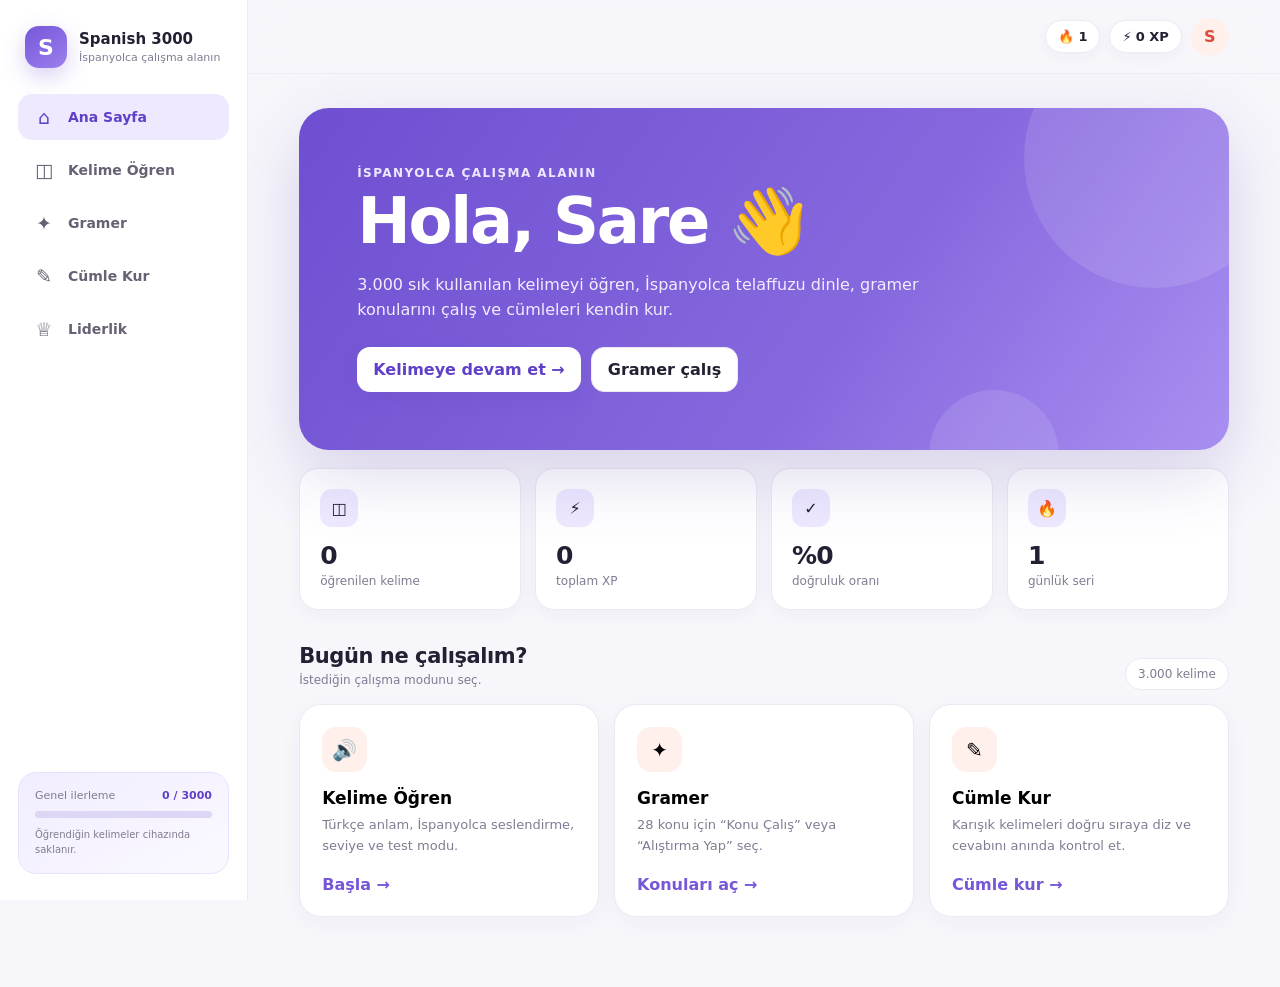
<file: index-old.html>
<!doctype html>
<html lang="tr">
<head>
  <meta charset="utf-8" />
  <meta name="viewport" content="width=device-width, initial-scale=1, viewport-fit=cover" />
  <meta name="theme-color" content="#f7f4ff" />
  <meta name="description" content="Spanish 3000 — Türkçe arayüzlü İspanyolca kelime, gramer ve cümle çalışma uygulaması." />
  <title>Spanish 3000</title>
  <link rel="stylesheet" href="styles.css" />
</head>
<body>
  <div class="app-shell">
    <aside class="sidebar" aria-label="Ana menü">
      <div class="brand" data-nav="home" role="button" tabindex="0">
        <div class="brand-mark">S</div>
        <div><strong>Spanish 3000</strong><span>İspanyolca çalışma alanın</span></div>
      </div>

      <nav class="side-nav">
        <button class="nav-item active" data-nav="home"><span>⌂</span><b>Ana Sayfa</b></button>
        <button class="nav-item" data-nav="vocabulary"><span>◫</span><b>Kelime Öğren</b></button>
        <button class="nav-item" data-nav="grammar"><span>✦</span><b>Gramer</b></button>
        <button class="nav-item" data-nav="sentence"><span>✎</span><b>Cümle Kur</b></button>
        <button class="nav-item" data-nav="leaderboard"><span>♕</span><b>Liderlik</b></button>
      </nav>

      <div class="sidebar-progress">
        <div class="progress-caption"><span>Genel ilerleme</span><strong id="sideProgressText">0 / 3000</strong></div>
        <div class="progress-track"><div id="sideProgressBar" class="progress-fill"></div></div>
        <small>Öğrendiğin kelimeler cihazında saklanır.</small>
      </div>
    </aside>

    <main class="main-content">
      <header class="topbar">
        <button class="mobile-brand" data-nav="home"><span class="brand-mark small">S</span><b>Spanish 3000</b></button>
        <div class="top-actions">
          <button id="streakChip" class="stat-chip" title="Günlük seri">🔥 <b>0</b></button>
          <button id="xpChip" class="stat-chip" title="Toplam XP">⚡ <b>0 XP</b></button>
          <button id="profileBtn" class="avatar-btn" title="Profil adını değiştir"><span id="avatarLetter">S</span></button>
        </div>
      </header>

      <div id="view" class="view" aria-live="polite"></div>
    </main>
  </div>

  <nav class="mobile-nav" aria-label="Mobil menü">
    <button class="mobile-nav-item active" data-nav="home"><span>⌂</span><small>Ana</small></button>
    <button class="mobile-nav-item" data-nav="vocabulary"><span>◫</span><small>Kelime</small></button>
    <button class="mobile-nav-item" data-nav="grammar"><span>✦</span><small>Gramer</small></button>
    <button class="mobile-nav-item" data-nav="sentence"><span>✎</span><small>Cümle</small></button>
    <button class="mobile-nav-item" data-nav="leaderboard"><span>♕</span><small>Liderlik</small></button>
  </nav>

  <div id="toast" class="toast" role="status"></div>

  <dialog id="profileDialog" class="profile-dialog">
    <form method="dialog" id="profileForm">
      <button class="dialog-close" value="cancel" aria-label="Kapat">×</button>
      <div class="dialog-icon">👋</div>
      <h2>Profilin</h2>
      <p>Liderlik tablosunda ve ilerleme alanında görünecek adını yaz.</p>
      <label for="playerName">Ad</label>
      <input id="playerName" maxlength="24" autocomplete="nickname" placeholder="Sare" />
      <button id="saveProfile" class="primary-btn full" value="default">Kaydet</button>
    </form>
  </dialog>

  <script src="spanish3000.js"></script>
  <script src="grammar.js"></script>
  <script src="app.js"></script>
</body>
</html>
</file>
<file: styles.css>
:root{
  --bg:#f7f6fb; --surface:#fff; --surface-2:#fbfaff; --text:#232033; --muted:#817b91;
  --line:#ece9f3; --purple:#7657d8; --purple-dark:#6040c7; --purple-soft:#eee9ff;
  --coral:#ff775f; --coral-soft:#fff0ec; --green:#22a66f; --green-soft:#e8f8f0;
  --red:#e75555; --red-soft:#fff0f0; --yellow:#f6b83f; --shadow:0 14px 38px rgba(55,44,91,.08);
  --radius:22px; --sidebar:248px;
}
*{box-sizing:border-box}
html,body{margin:0;min-height:100%;font-family:Inter,ui-rounded,"SF Pro Rounded","Segoe UI",system-ui,-apple-system,sans-serif;color:var(--text);background:var(--bg)}
button,input{font:inherit} button{cursor:pointer} button:focus-visible,input:focus-visible{outline:3px solid rgba(118,87,216,.22);outline-offset:2px}
.app-shell{min-height:100vh;display:grid;grid-template-columns:var(--sidebar) minmax(0,1fr)}
.sidebar{position:sticky;top:0;height:100vh;background:rgba(255,255,255,.92);border-right:1px solid var(--line);padding:26px 18px;display:flex;flex-direction:column;z-index:20;backdrop-filter:blur(16px)}
.brand{display:flex;align-items:center;gap:12px;padding:0 7px 26px;cursor:pointer}.brand-mark{width:42px;height:42px;border-radius:14px;display:grid;place-items:center;background:linear-gradient(145deg,var(--purple),#9b7fee);color:white;font-weight:900;font-size:22px;box-shadow:0 8px 22px rgba(118,87,216,.28)}.brand-mark.small{width:34px;height:34px;border-radius:11px;font-size:18px}.brand strong{display:block;font-size:15px}.brand span{display:block;font-size:11px;color:var(--muted);margin-top:3px}
.side-nav{display:grid;gap:7px}.nav-item{border:0;background:transparent;color:#686174;padding:12px 14px;border-radius:14px;display:flex;align-items:center;gap:12px;text-align:left;transition:.2s}.nav-item span{width:24px;font-size:19px;text-align:center}.nav-item b{font-size:14px}.nav-item:hover{background:#f5f2fb;color:var(--text)}.nav-item.active{background:var(--purple-soft);color:var(--purple-dark)}
.sidebar-progress{margin-top:auto;border-radius:18px;background:linear-gradient(150deg,#f1edff,#fbf9ff);padding:16px;border:1px solid #e8e1ff}.progress-caption{display:flex;justify-content:space-between;gap:8px;font-size:11px;color:var(--muted);margin-bottom:9px}.progress-caption strong{color:var(--purple-dark)}.progress-track{height:7px;background:#ddd6f4;border-radius:99px;overflow:hidden}.progress-fill{height:100%;width:0;background:linear-gradient(90deg,var(--purple),#a68df4);border-radius:99px;transition:width .4s}.sidebar-progress small{display:block;color:var(--muted);font-size:10px;line-height:1.45;margin-top:10px}
.main-content{min-width:0}.topbar{height:74px;display:flex;justify-content:flex-end;align-items:center;padding:0 clamp(20px,4vw,54px);position:sticky;top:0;z-index:15;background:rgba(247,246,251,.82);backdrop-filter:blur(16px);border-bottom:1px solid rgba(236,233,243,.7)}.mobile-brand{display:none}.top-actions{display:flex;align-items:center;gap:9px}.stat-chip{border:1px solid var(--line);background:white;border-radius:999px;padding:8px 12px;color:var(--text);box-shadow:0 4px 14px rgba(51,42,80,.04);font-size:13px}.avatar-btn{border:0;width:38px;height:38px;border-radius:50%;background:var(--coral-soft);color:#d84d38;font-weight:900}
.view{padding:34px clamp(20px,4vw,54px) 70px;max-width:1320px;margin:auto}.page-head{display:flex;justify-content:space-between;align-items:flex-end;gap:22px;margin-bottom:28px}.eyebrow{font-size:12px;font-weight:800;letter-spacing:.12em;text-transform:uppercase;color:var(--purple)}h1{font-size:clamp(28px,4vw,46px);line-height:1.06;margin:7px 0 8px;letter-spacing:-.035em}h2{letter-spacing:-.02em}p{line-height:1.6}.lead{color:var(--muted);margin:0;max-width:720px}.pill{display:inline-flex;align-items:center;gap:7px;padding:8px 12px;border-radius:99px;background:white;border:1px solid var(--line);font-size:12px;color:var(--muted)}
.hero{position:relative;overflow:hidden;border-radius:30px;background:linear-gradient(125deg,#6e4fd1 0%,#8668de 60%,#a98ff1 100%);color:white;padding:clamp(28px,5vw,58px);box-shadow:0 24px 70px rgba(86,62,165,.2);min-height:300px;display:flex;align-items:center}.hero:before,.hero:after{content:"";position:absolute;border-radius:50%;background:rgba(255,255,255,.11)}.hero:before{width:260px;height:260px;right:-55px;top:-80px}.hero:after{width:130px;height:130px;right:170px;bottom:-70px}.hero-copy{max-width:650px;position:relative;z-index:1}.hero .eyebrow{color:#eee8ff}.hero h1{font-size:clamp(36px,6vw,64px);margin:8px 0 14px}.hero p{color:#f1edff;max-width:570px}.hero-actions{display:flex;flex-wrap:wrap;gap:10px;margin-top:24px}.primary-btn,.secondary-btn,.ghost-btn{border:0;border-radius:13px;padding:12px 16px;font-weight:800;transition:.18s}.primary-btn{background:var(--purple);color:white;box-shadow:0 8px 18px rgba(103,73,193,.18)}.primary-btn:hover{background:var(--purple-dark);transform:translateY(-1px)}.hero .primary-btn{background:white;color:var(--purple-dark)}.secondary-btn{background:var(--purple-soft);color:var(--purple-dark)}.ghost-btn{background:white;border:1px solid var(--line);color:var(--text)}.full{width:100%}
.stats-grid{display:grid;grid-template-columns:repeat(4,1fr);gap:14px;margin-top:18px}.stat-card{background:white;border:1px solid var(--line);border-radius:19px;padding:20px;box-shadow:0 5px 20px rgba(50,40,90,.04)}.stat-icon{width:38px;height:38px;border-radius:12px;display:grid;place-items:center;background:var(--purple-soft);margin-bottom:14px}.stat-card strong{display:block;font-size:25px;letter-spacing:-.03em}.stat-card span{font-size:12px;color:var(--muted)}
.section-title{display:flex;align-items:end;justify-content:space-between;gap:16px;margin:34px 0 14px}.section-title h2{margin:0;font-size:21px}.section-title p{margin:3px 0 0;color:var(--muted);font-size:12px}.feature-grid{display:grid;grid-template-columns:repeat(3,1fr);gap:15px}.feature-card{background:white;border:1px solid var(--line);border-radius:22px;padding:22px;text-align:left;transition:.2s;box-shadow:0 6px 24px rgba(54,43,92,.04)}button.feature-card:hover{transform:translateY(-3px);box-shadow:var(--shadow);border-color:#ded7f5}.feature-icon{width:45px;height:45px;border-radius:14px;display:grid;place-items:center;background:var(--coral-soft);font-size:20px}.feature-card h3{margin:16px 0 7px;font-size:17px}.feature-card p{margin:0;color:var(--muted);font-size:13px}.feature-arrow{display:block;margin-top:18px;color:var(--purple);font-weight:900}
.toolbar{display:flex;align-items:center;flex-wrap:wrap;gap:10px;margin-bottom:18px}.segmented{display:inline-flex;padding:4px;background:#ece8f2;border-radius:13px;gap:3px}.segmented button{border:0;background:transparent;padding:9px 14px;border-radius:10px;color:var(--muted);font-weight:750;font-size:13px}.segmented button.active{background:white;color:var(--purple-dark);box-shadow:0 3px 10px rgba(40,30,70,.08)}.search{min-width:210px;flex:1;max-width:380px;border:1px solid var(--line);border-radius:13px;background:white;padding:11px 14px;color:var(--text)}.select{border:1px solid var(--line);border-radius:13px;background:white;padding:10px 13px;color:var(--text)}
.study-layout{display:grid;grid-template-columns:minmax(0,1.5fr) minmax(240px,.7fr);gap:18px}.study-card{background:white;border:1px solid var(--line);border-radius:28px;min-height:410px;padding:clamp(24px,4vw,44px);display:flex;flex-direction:column;justify-content:center;align-items:center;text-align:center;box-shadow:var(--shadow)}.word-meta{display:flex;gap:7px;justify-content:center;flex-wrap:wrap}.level-badge,.pos-badge,.rank-badge{padding:6px 9px;border-radius:99px;font-size:10px;font-weight:800;background:#f4f1f9;color:#766f82}.level-badge{background:var(--purple-soft);color:var(--purple-dark)}.word-main{font-size:clamp(42px,8vw,78px);letter-spacing:-.055em;margin:20px 0 5px}.word-meaning{font-size:clamp(18px,3vw,25px);color:#625b70;max-width:560px}.speak-btn{width:48px;height:48px;border-radius:50%;border:1px solid #e6e0f7;background:var(--purple-soft);color:var(--purple);font-size:20px;margin:18px 0}.study-actions{display:flex;gap:9px;flex-wrap:wrap;justify-content:center}.study-side{display:grid;gap:14px;align-content:start}.mini-card{background:white;border:1px solid var(--line);border-radius:20px;padding:19px}.mini-card h3{font-size:14px;margin:0 0 13px}.mini-row{display:flex;justify-content:space-between;font-size:12px;color:var(--muted);padding:7px 0;border-bottom:1px dashed var(--line)}.mini-row:last-child{border-bottom:0}.mini-row strong{color:var(--text)}
.quiz-card{background:white;border:1px solid var(--line);border-radius:26px;padding:clamp(22px,4vw,38px);max-width:780px;margin:auto;box-shadow:var(--shadow)}.quiz-top{display:flex;justify-content:space-between;align-items:center;color:var(--muted);font-size:12px}.quiz-word{font-size:clamp(34px,7vw,58px);margin:22px 0 4px;text-align:center}.quiz-sub{text-align:center;color:var(--muted);font-size:13px}.options{display:grid;grid-template-columns:1fr 1fr;gap:10px;margin-top:26px}.option{border:1.5px solid var(--line);background:white;border-radius:14px;padding:15px;text-align:left;font-weight:700;color:#4a4555;transition:.15s}.option:hover:not(:disabled){border-color:#c9bdf2;background:#faf8ff}.option.correct{border-color:var(--green);background:var(--green-soft);color:#17744e}.option.wrong{border-color:var(--red);background:var(--red-soft);color:#bd3e3e}.option:disabled{cursor:default}.feedback{margin-top:16px;border-radius:14px;padding:13px 15px;font-size:13px;display:none}.feedback.show{display:block}.feedback.good{background:var(--green-soft);color:#176947}.feedback.bad{background:var(--red-soft);color:#ad3939}.feedback strong{display:block;margin-bottom:3px}.next-wrap{display:flex;justify-content:flex-end;margin-top:15px}
.grammar-choice{display:grid;grid-template-columns:1fr 1fr;gap:14px;margin-bottom:24px}.choice-card{border:1.5px solid var(--line);background:white;border-radius:20px;padding:20px;text-align:left;display:flex;gap:15px;align-items:center}.choice-card.active{border-color:#b8a8ed;background:#faf8ff;box-shadow:0 8px 24px rgba(95,68,173,.08)}.choice-card .icon{width:44px;height:44px;border-radius:13px;display:grid;place-items:center;background:var(--purple-soft);font-size:20px}.choice-card h3{margin:0 0 3px;font-size:16px}.choice-card p{margin:0;font-size:12px;color:var(--muted)}.topic-grid{display:grid;grid-template-columns:repeat(3,1fr);gap:12px}.topic-card{border:1px solid var(--line);background:white;border-radius:18px;padding:18px;text-align:left;transition:.16s}.topic-card:hover{border-color:#cfc4f4;transform:translateY(-2px)}.topic-card .topic-top{display:flex;justify-content:space-between}.topic-card .topic-icon{font-size:22px}.topic-card h3{font-size:14px;margin:15px 0 6px}.topic-card p{font-size:11px;color:var(--muted);margin:0;line-height:1.5}.topic-card .go{display:block;color:var(--purple);font-size:11px;font-weight:800;margin-top:12px}.lesson-panel{background:white;border:1px solid var(--line);border-radius:25px;padding:clamp(22px,4vw,40px);box-shadow:var(--shadow)}.back-btn{border:0;background:transparent;color:var(--purple);font-weight:800;padding:0;margin-bottom:18px}.lesson-panel h2{font-size:28px;margin:0 0 10px}.lesson-copy{font-size:15px;color:#514b5e;line-height:1.8}.example-list{display:grid;gap:9px;margin-top:20px}.example-row{border:1px solid var(--line);border-radius:14px;padding:13px 15px;display:grid;grid-template-columns:1fr auto 1fr;align-items:center;gap:12px}.example-row .es{font-weight:800}.example-row .arrow{color:#b2abbc}.example-row .tr{color:var(--muted)}.small-speak{border:0;background:var(--purple-soft);color:var(--purple);width:30px;height:30px;border-radius:9px;margin-left:6px}
.sentence-wrap{max-width:850px;margin:auto}.prompt-card{background:white;border:1px solid var(--line);border-radius:26px;padding:clamp(24px,4vw,38px);box-shadow:var(--shadow)}.sentence-label{font-size:11px;text-transform:uppercase;letter-spacing:.12em;color:var(--muted);font-weight:800}.sentence-tr{font-size:clamp(21px,4vw,30px);font-weight:850;margin:9px 0 25px}.answer-zone{min-height:68px;border:2px dashed #dcd5e9;border-radius:16px;padding:10px;display:flex;flex-wrap:wrap;gap:8px;align-content:flex-start;background:#fcfbfe}.word-bank{display:flex;flex-wrap:wrap;gap:8px;margin:18px 0}.token{border:1px solid #ddd6ec;background:white;border-radius:10px;padding:9px 12px;font-weight:700;color:#514b5d;box-shadow:0 3px 8px rgba(45,36,72,.05)}.token.used{opacity:.25;pointer-events:none}.answer-token{background:var(--purple-soft);border-color:#d7cdf8;color:var(--purple-dark)}.sentence-controls{display:flex;justify-content:space-between;gap:10px;flex-wrap:wrap}.sentence-feedback{margin-top:16px}
.leader-grid{display:grid;grid-template-columns:minmax(0,1.25fr) minmax(250px,.75fr);gap:18px}.leader-card,.achievement-card{background:white;border:1px solid var(--line);border-radius:24px;padding:22px;box-shadow:0 6px 24px rgba(50,40,90,.04)}.leader-head{display:grid;grid-template-columns:45px 1fr auto;align-items:center;gap:12px;padding:12px 10px;border-bottom:1px solid var(--line)}.leader-head:last-child{border:0}.rank-num{width:34px;height:34px;border-radius:11px;display:grid;place-items:center;background:#f3f0f8;font-weight:900;color:#706a7d}.rank-num.first{background:#fff4d7;color:#b87a00}.player-name strong{display:block}.player-name span{font-size:10px;color:var(--muted)}.xp-val{font-weight:900;color:var(--purple)}.badge-list{display:grid;gap:10px}.badge-item{display:flex;gap:11px;align-items:center;padding:12px;border-radius:15px;background:#faf9fd}.badge-icon{font-size:24px}.badge-item strong{display:block;font-size:13px}.badge-item span{font-size:11px;color:var(--muted)}.local-note{background:var(--coral-soft);border:1px solid #ffdcd3;color:#9a4a3e;padding:13px 15px;border-radius:14px;font-size:12px;line-height:1.55;margin-bottom:16px}
.empty{padding:40px;text-align:center;color:var(--muted)}.toast{position:fixed;left:50%;bottom:26px;transform:translate(-50%,20px);background:#292433;color:white;padding:11px 16px;border-radius:12px;font-size:12px;opacity:0;pointer-events:none;transition:.25s;z-index:100;box-shadow:0 12px 30px rgba(0,0,0,.2)}.toast.show{opacity:1;transform:translate(-50%,0)}
.profile-dialog{border:0;border-radius:24px;padding:0;width:min(92vw,420px);box-shadow:0 25px 80px rgba(30,22,50,.22)}.profile-dialog::backdrop{background:rgba(28,21,43,.35);backdrop-filter:blur(4px)}.profile-dialog form{padding:28px;position:relative}.dialog-close{position:absolute;right:15px;top:13px;border:0;background:transparent;font-size:26px;color:var(--muted)}.dialog-icon{font-size:34px}.profile-dialog h2{margin:8px 0 5px}.profile-dialog p{font-size:13px;color:var(--muted)}.profile-dialog label{display:block;font-size:11px;font-weight:800;margin:18px 0 6px}.profile-dialog input{width:100%;border:1px solid var(--line);border-radius:12px;padding:12px 13px;margin-bottom:12px}.mobile-nav{display:none}
@media(max-width:1050px){.topic-grid{grid-template-columns:repeat(2,1fr)}.stats-grid{grid-template-columns:repeat(2,1fr)}.feature-grid{grid-template-columns:1fr 1fr}.study-layout{grid-template-columns:1fr}.study-side{grid-template-columns:repeat(3,1fr)}.leader-grid{grid-template-columns:1fr}}
@media(max-width:760px){.app-shell{display:block}.sidebar{display:none}.main-content{padding-bottom:76px}.topbar{height:62px;padding:0 15px;justify-content:space-between}.mobile-brand{display:flex;align-items:center;gap:8px;border:0;background:transparent}.mobile-brand b{font-size:13px}.view{padding:23px 15px 24px}.mobile-nav{display:grid;grid-template-columns:repeat(5,1fr);position:fixed;bottom:0;left:0;right:0;z-index:50;background:rgba(255,255,255,.95);border-top:1px solid var(--line);padding:6px max(7px,env(safe-area-inset-left)) calc(6px + env(safe-area-inset-bottom));backdrop-filter:blur(18px)}.mobile-nav-item{border:0;background:transparent;color:#928a9d;display:grid;place-items:center;gap:1px;padding:4px 2px}.mobile-nav-item span{font-size:19px}.mobile-nav-item small{font-size:9px;font-weight:750}.mobile-nav-item.active{color:var(--purple)}.page-head{align-items:flex-start;flex-direction:column;margin-bottom:20px}.hero{min-height:340px;padding:30px 24px}.hero h1{font-size:42px}.feature-grid{grid-template-columns:1fr}.grammar-choice{grid-template-columns:1fr}.topic-grid{grid-template-columns:1fr 1fr}.options{grid-template-columns:1fr}.study-side{grid-template-columns:1fr}.example-row{grid-template-columns:1fr}.example-row .arrow{display:none}.leader-grid{grid-template-columns:1fr}.toolbar{align-items:stretch}.toolbar .segmented{width:100%;display:grid;grid-template-columns:1fr 1fr}.search{max-width:none;width:100%}.select{flex:1}.stat-chip{padding:7px 9px}.stat-chip:first-child{display:none}}
@media(max-width:440px){.stats-grid{grid-template-columns:1fr 1fr;gap:9px}.stat-card{padding:15px}.stat-card strong{font-size:21px}.topic-grid{grid-template-columns:1fr}.top-actions{gap:5px}.quiz-card{padding:20px 16px}.word-main{font-size:48px}.study-card{min-height:360px;padding:25px 16px}}
</file>
